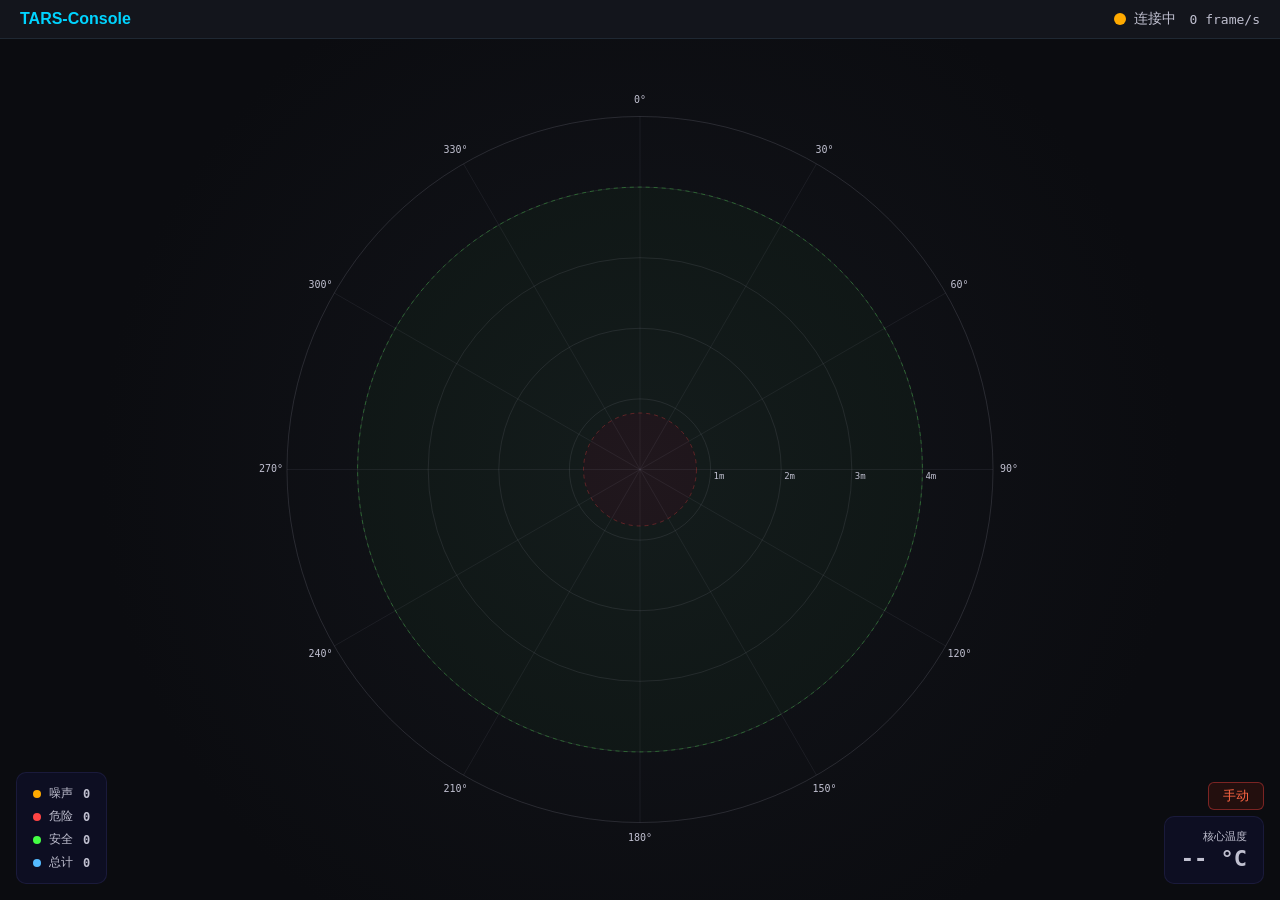
<file: data/index.html>
<!DOCTYPE html>
<html lang="zh-CN">
<head>
    <meta charset="UTF-8">
    <meta name="viewport" content="width=device-width, initial-scale=1.0">
    <title>TARS-Console</title>
    <link rel="stylesheet" href="style.css">
</head>
<body>
    <header>
        <div class="brand">TARS-Console</div>
        <div class="right-info">
            <div class="status disconnected">
                <span class="dot"></span>
                <span id="statusText">未连接</span>
            </div>
            <span class="fps" id="fpsText">0 frame/s</span>
        </div>
    </header>
    <main>
        <canvas id="radar-canvas"></canvas>
        <button id="modeToggle" class="mode-btn">手动</button>
        <div id="configPanel" class="config-panel" style="display:none">
            <div class="config-body">
                <div class="config-col">
                    <h3>APF 斥力</h3>
                    <label>range_rep <input type="number" id="p_range_rep" step="0.01"></label>
                    <label>gain_rep_x <input type="number" id="p_gain_rep_x" step="0.01"></label>
                    <label>gain_rep_y <input type="number" id="p_gain_rep_y" step="0.01"></label>
                    <label>rep_nx <input type="number" id="p_rep_nx" step="0.01"></label>
                    <label>rep_ny <input type="number" id="p_rep_ny" step="0.01"></label>
                    <label>att_base <input type="number" id="p_att_base" step="0.01"></label>
                </div>
                <div class="config-col">
                    <h3>VFH 直方图</h3>
                    <label>vfh_thresh <input type="number" id="p_vfh_thresh" step="0.01"></label>
                    <label>vfh_min_w <input type="number" id="p_vfh_min_w" step="1"></label>
                    <label>vfh_smooth_w <input type="number" id="p_vfh_smooth_w" step="0.01"></label>
                    <label>vfh_free_th <input type="number" id="p_vfh_free_th" step="0.01"></label>
                    <label>vfh_goal_bias <input type="number" id="p_vfh_goal_bias" step="0.01"></label>
                    <label>vfh_ema_alpha <input type="number" id="p_vfh_ema_alpha" step="0.01"></label>
                </div>
            </div>
            <div class="config-footer">
                <button id="configApply" class="config-apply">应用</button>
                <button id="configReset" class="config-reset">重置</button>
                <button id="configExit" class="config-exit">退出</button>
            </div>
        </div>
        <div class="overlay temp-overlay">
            <div class="label">核心温度</div>
            <div class="value" id="tempDisplay">-- °C</div>
        </div>
        <div class="overlay stats-overlay">
            <div class="stat"><span class="stat-dot c-noise"></span>噪声 <b id="statNoise">0</b></div>
            <div class="stat"><span class="stat-dot c-danger"></span>危险 <b id="statDanger">0</b></div>
            <div class="stat"><span class="stat-dot c-safe"></span>安全 <b id="statSafe">0</b></div>
            <div class="stat"><span class="stat-dot c-total"></span>总计 <b id="statTotal">0</b></div>
        </div>
    </main>
    <script src="script.js"></script>
</body>
</html>
</file>
<file: data/style.css>
*{margin:0;padding:0;box-sizing:border-box}
html,body{height:100%;overflow:hidden;overscroll-behavior:none;-webkit-overflow-scrolling:auto}
body{background:#0b0c10;color:#c0c0d0;font-family:sans-serif;display:flex;flex-direction:column}
header{padding:10px 20px;background:rgba(20,22,29,.95);border-bottom:1px solid #1f2833;display:flex;align-items:center;justify-content:space-between;gap:12px;flex-shrink:0}
.brand{font-weight:700;font-size:16px;color:#00d4ff}
.right-info{display:flex;align-items:center;gap:14px}
.fps{font-family:monospace;font-size:13px;white-space:nowrap}
.status{font-size:14px;display:flex;align-items:center;gap:8px}
.dot{width:12px;height:12px;border-radius:50%;background:#333}
.connected .dot{background:#44ff44}
.connecting .dot{background:#ffaa00;animation:blink .8s infinite}
.error .dot{background:#ff4444}
@keyframes blink{0%,100%{opacity:1}50%{opacity:.3}}
main{flex:1;position:relative;overflow:hidden;background:radial-gradient(circle at center,#13151b,#0b0c10 70%)}
canvas{display:block;width:100%;height:100%;touch-action:none;user-select:none;-webkit-user-select:none;-webkit-touch-callout:none}
.overlay{position:absolute;background:rgba(15,15,40,.75);border:1px solid rgba(100,100,200,.15);border-radius:10px;padding:12px 16px;pointer-events:none}
.temp-overlay{bottom:16px;right:16px;text-align:right}
.temp-overlay .label{font-size:11px;margin-bottom:2px}
.temp-overlay .value{font-size:22px;font-weight:700;font-family:monospace}
.stats-overlay{bottom:16px;left:16px;display:flex;flex-direction:column;gap:6px}
.stat{display:flex;align-items:center;gap:8px;font-size:12px}
.stat-dot{width:8px;height:8px;border-radius:50%;flex-shrink:0}
.stat b{font-weight:700;font-family:monospace;margin-left:2px}
.c-noise{background:#ffaa00}
.c-danger{background:#ff4444}
.c-safe{background:#44ff44}
.c-total{background:#55bbff}
.mode-btn{position:absolute;bottom:90px;right:16px;padding:4px 14px;border:1px solid rgba(0,180,255,.4);border-radius:6px;background:rgba(0,140,255,.10);color:#55bbff;font-size:13px;font-family:monospace;cursor:pointer;transition:all .25s;white-space:nowrap;z-index:1}
.mode-btn:hover{border-color:rgba(0,180,255,.7);color:#88ccff}
.mode-btn.manual{border-color:rgba(255,68,68,.4);background:rgba(255,50,0,.10);color:#ff6644}
.mode-btn.manual:hover{border-color:rgba(255,68,68,.7);color:#ff8855}
.config-panel{position:absolute;top:0;left:0;right:0;bottom:0;background:rgba(11,12,16,.80);z-index:10;display:flex;flex-direction:column;overflow-y:auto;padding:16px 20px}
.config-body{display:flex;gap:24px;flex:1}
.config-col{flex:1;display:flex;flex-direction:column;gap:6px}
.config-col h3{font-size:13px;color:#55bbff;margin-bottom:2px}
.config-col label{display:flex;justify-content:space-between;font-size:12px;gap:8px}
.config-col input{width:90px;background:#1a1d28;border:1px solid #333;color:#c0c0d0;font-family:monospace;font-size:13px;text-align:right;padding:2px 6px}
.config-footer{margin-top:12px;display:flex;gap:12px;justify-content:center}
.config-apply,.config-reset,.config-exit{padding:4px 20px;border:1px solid #448;font-size:13px;background:#1a1d28;color:#55bbff;cursor:pointer}
.config-reset{color:#ffaa00}
.config-exit{color:#c0c0d0}
</file>
